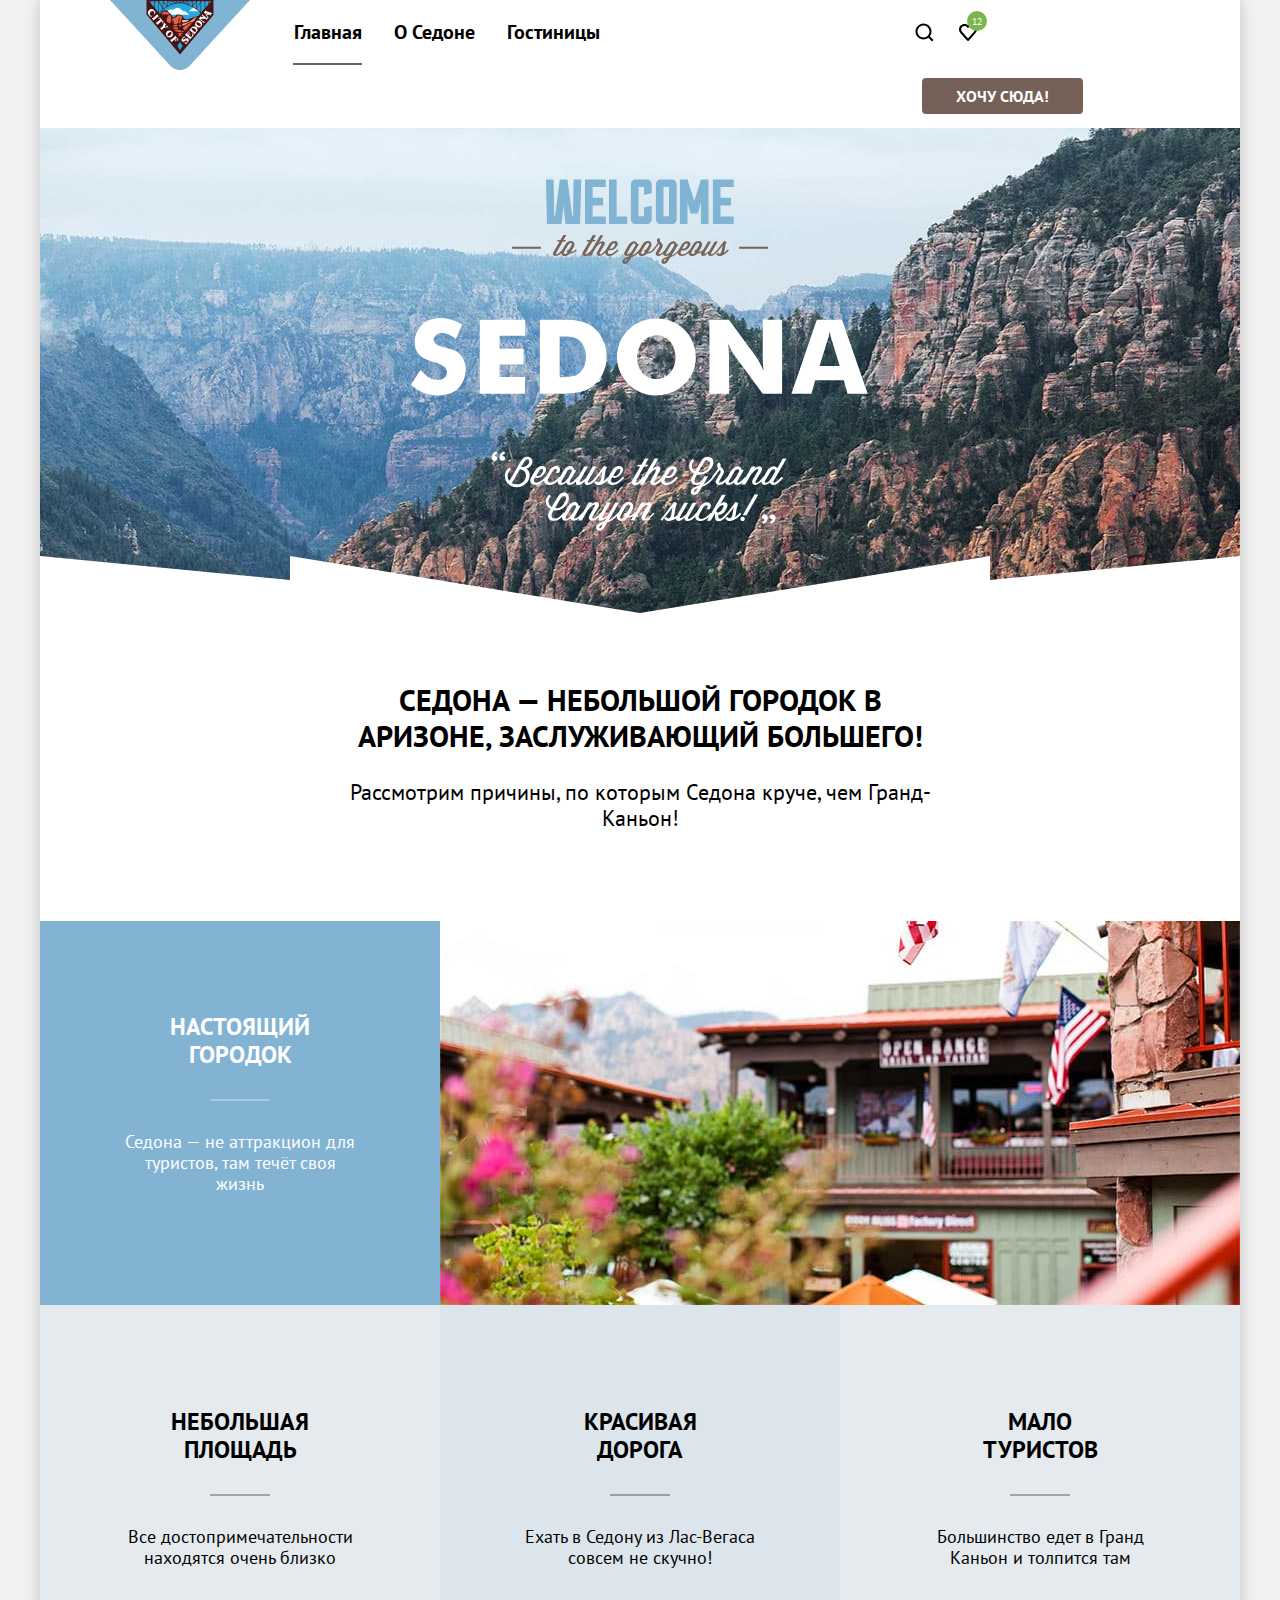
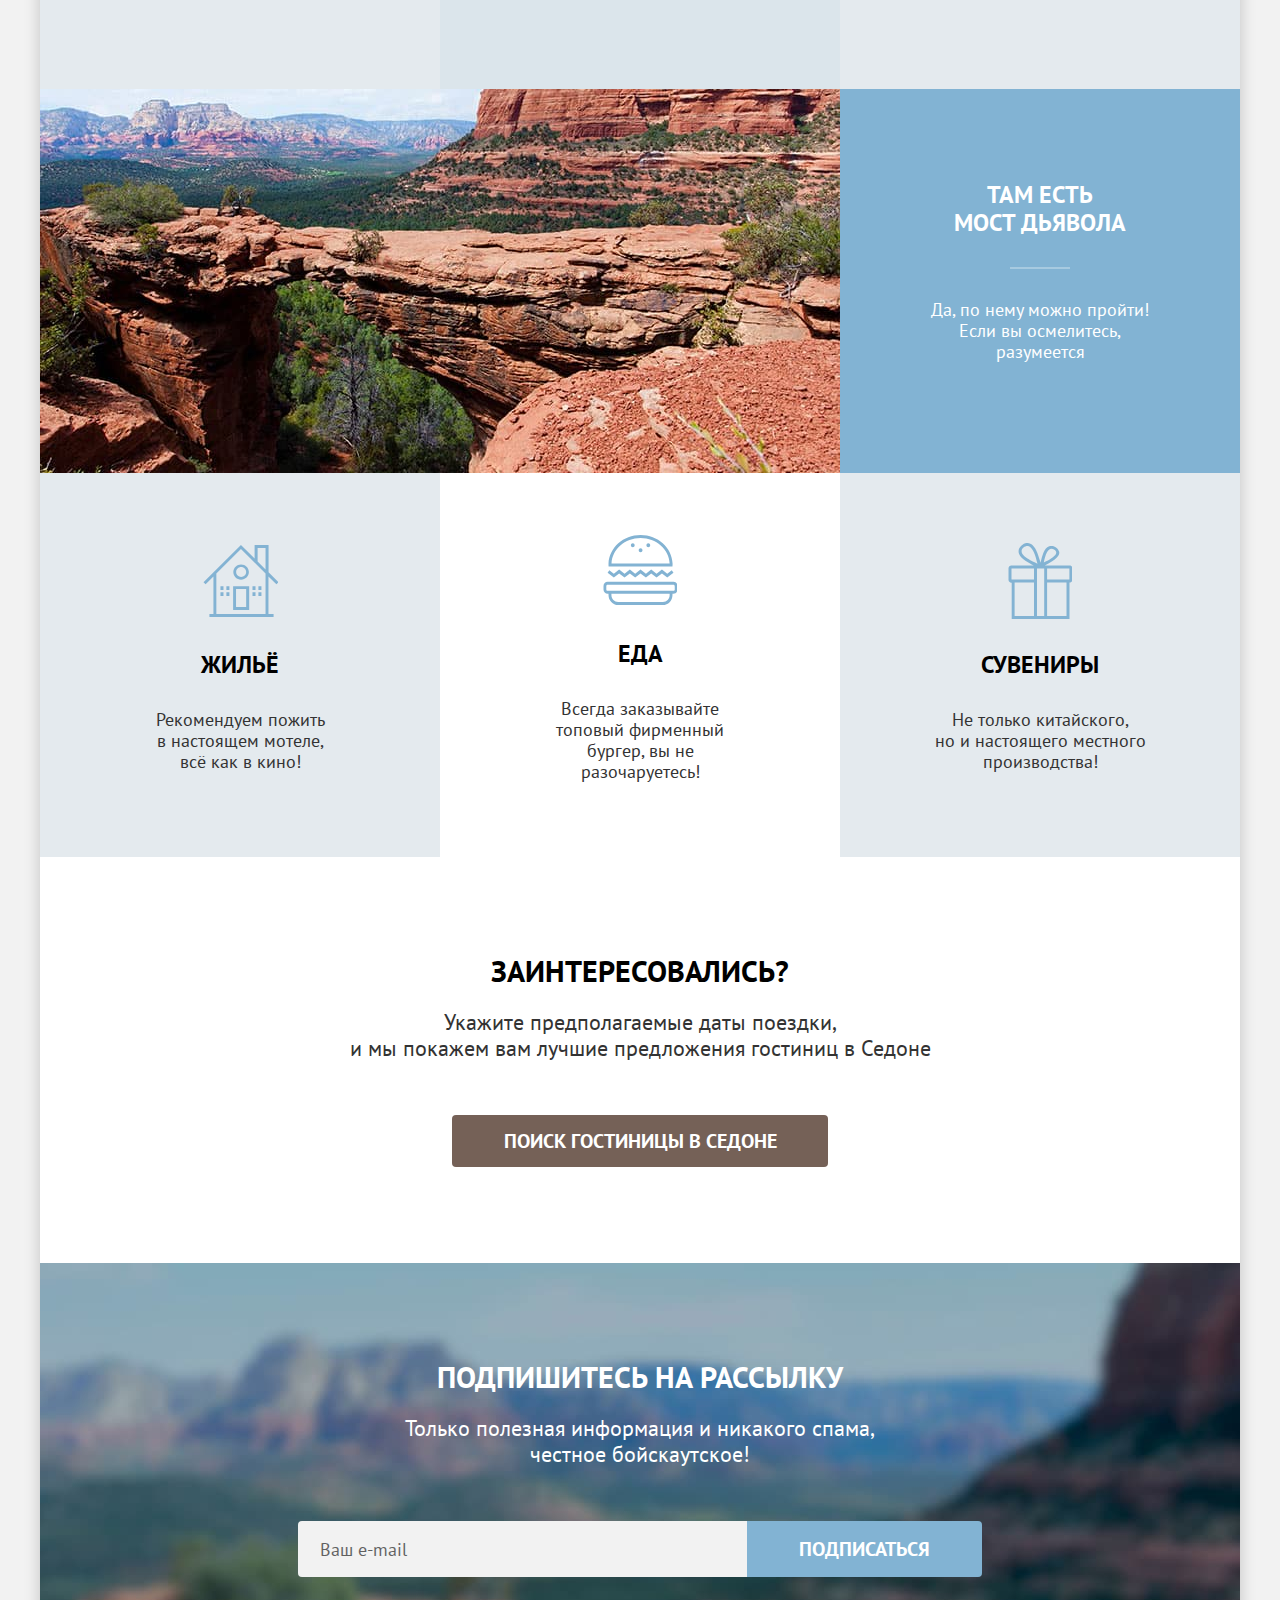
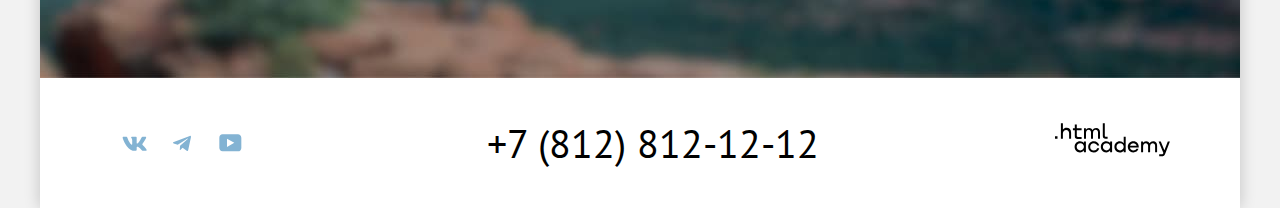
<file: index.html>
<!DOCTYPE html>
<html lang="ru">

  <head>
    <meta charset="utf-8">
    <title>HTML Academy: Седона</title>
    <link rel="icon" type="image/png" sizes="32x32" href="images/favicon.png">
    <link rel="stylesheet" href="styles/styles.css">
  </head>

  <body>
    <div class="container">
      <header class="page-header">
        <nav class="navigation">
          <img class="logo" src="images/logo.svg" width="140" height="70" alt="Логотип Седоны.">
          <ul class="navigation-list navigation-menu">
            <li class="navigation-item">
              <a class="navigation-link navigation-link-current">Главная</a>
            </li>
            <li class="navigation-item">
              <a class="navigation-link" href="#">О Седоне</a>
            </li>
            <li class="navigation-item">
              <a class="navigation-link" href="#">Гостиницы</a>
            </li>
          </ul>
          <ul class="navigation-list navigation-user">
            <li class="navigation-item navigation-item-icons">
              <a class="navigation-link" href="#">
                <svg class="navigation-icon" aria-hidden="true" focusable="false" width="20" height="20"
                  viewBox="0 0 20 20" fill="currentColor" xmlns="http://www.w3.org/2000/svg">
                  <path
                    d="m19.5 18.008-3.7-3.68c1-1.292 1.7-2.983 1.7-4.872 0-4.376-3.6-7.956-8-7.956s-8 3.68-8 8.055c0 4.376 3.6 7.956 8 7.956 1.8 0 3.5-.597 4.9-1.69l3.7 3.679 1.4-1.492Zm-10-2.486c-3.3 0-6-2.685-6-5.967 0-3.282 2.7-5.967 6-5.967s6 2.685 6 5.967c0 3.282-2.7 5.967-6 5.967Z" />
                </svg>
                <span class="visually-hidden">Поиск</span>
              </a>
            </li>
            <li class="navigation-item navigation-item-icons">
              <a class="navigation-link" href="#">
                <svg class="navigation-icon" aria-hidden="true" focusable="false" width="18" height="17"
                  viewBox="0 0 18 17" fill="currentColor" xmlns="http://www.w3.org/2000/svg">
                  <path
                    d="M8.9 17c-.3 0-.6-.1-.8-.4-5.4-6.1-6.7-7.5-7-7.9C.4 7.8 0 6.6 0 5.4 0 2.4 2.4 0 5.5 0 6.8 0 8 .5 9 1.3 10 .5 11.3 0 12.5 0c3 0 5.5 2.4 5.5 5.4 0 1.3-.5 2.5-1.3 3.4l-7 7.9c-.2.2-.4.3-.8.3Zm-6-9.5c.3.4 3.5 4 6.1 6.9l6.2-7c.5-.5.7-1.2.7-2 0-1.8-1.5-3.3-3.3-3.3-1 0-2 .5-2.7 1.3-.3.3-.6.4-.9.4-.3 0-.6-.2-.8-.4-.7-.8-1.7-1.3-2.7-1.3-1.8 0-3.3 1.5-3.3 3.3-.1.9.3 1.6.7 2.1-.1 0-.1 0 0 0Z" />
                </svg>
                <span class="visually-hidden">Добавить в избранное</span>
              </a>
              <span class="visually-hidden">Гостиниц в избранном:</span>
              <span class="navigation-namber">12</span>
            </li>
            <li class="navigation-item">
              <a class="navigation-link-want" href="#part">Хочу сюда!</a>
            </li>
          </ul>
        </nav>
      </header>

      <main class="main-container main-index">
        <section class="hero">
          <h1 class="visually-hidden">Добро пожаловать в великолепную Седону</h1>
        </section>
        <section class="information">
          <h2 class="information-title">Седона — небольшой городок в Аризоне, заслуживающий большего!</h2>
          <p class="information-description">Рассмотрим причины, по которым Седона круче, чем Гранд-Каньон!</p>
        </section>
        <section class="advantages">
          <h2 class="visually-hidden">Преимущества</h2>
          <ul class="advantages-list">
            <li class="advantages-item advantages-item-town">
              <div class="advantages-card advantages-card-foto">
                <h3 class="advantages-title">Настоящий городок</h3>
                <p class="advantages-description">Седона — не аттракцион для туристов, там течёт своя жизнь</p>
              </div>
              <img class="advantages-image" src="images/photo-1.jpg" width="800" height="384" alt="Настоящий городок.">
            </li>
            <li class="advantages-item advantages-item-area advantages-card">
              <h3 class="advantages-title">Небольшая площадь</h3>
              <p class="advantages-description">Все достопримечательности находятся очень близко</p>
            </li>
            <li class="advantages-item advantages-item-road advantages-card">
              <h3 class="advantages-title">Красивая<br>дорога</h3>
              <p class="advantages-description">Ехать в Седону из Лас-Вегаса совсем не скучно!</p>
            </li>
            <li class="advantages-item advantages-item-tourists advantages-card">
              <h3 class="advantages-title">Мало<br>туристов</h3>
              <p class="advantages-description">Большинство едет в Гранд Каньон и толпится там</p>
            </li>
            <li class="advantages-item advantages-item-bridge">
              <div class="advantages-card advantages-card-foto">
                <h3 class="advantages-title">Там есть<br>мост дьявола</h3>
                <p class="advantages-description">Да, по нему можно пройти! Если вы осмелитесь, разумеется</p>
              </div>
              <img class="advantages-image" src="images/photo-2.jpg" width="800" height="384" alt="Мост Дьявола.">
            </li>
          </ul>
          <ul class="services-list">
            <li class="services-item services-item-house">
              <div class="services-picture"></div>
              <h3 class="services-title">Жильё</h3>
              <p class="services-description">Рекомендуем пожить<br>в настоящем мотеле,<br>всё как в кино!</p>
            </li>
            <li class="services-item services-item-food">
              <div class="services-picture"></div>
              <h3 class="services-title">Еда</h3>
              <p class="services-description">Всегда заказывайте<br>топовый фирменный бургер, вы не разочаруетесь!</p>
            </li>
            <li class="services-item services-item-souvenirs">
              <div class="services-picture"></div>
              <h3 class="services-title">Сувениры</h3>
              <p class="services-description">Не только китайского,<br>но и настоящего местного производства!</p>
            </li>
          </ul>
        </section>
        <section class="search" id="part">
          <h2 class="search-title">Заинтересовались?</h2>
          <p class="search-description">Укажите предполагаемые даты поездки,<br>и мы покажем вам лучшие предложения
            гостиниц
            в Седоне</p>
          <button class="button button-brown" type="submit">Поиск гостиницы в Седоне</button>
        </section>
        <section class="subscription">
          <h2 class="subscription-title">Подпишитесь на рассылку</h2>
          <p class="subscription-description">Только полезная информация и никакого спама, честное бойскаутское!</p>
          <form class="subscription-form" action="https://echo.htmlacademy.ru/" method="post">
            <label class="visually-hidden" for="subscription-email">Email</label>
            <input class="field" placeholder="Ваш e-mail" type="email" name="subscription-email" id="subscription-email"
              required>
            <button class="button button-blue" type="submit">Подписаться</button>
          </form>
        </section>
      </main>

      <footer class="page-footer">
        <section class="footer-social">
          <h2 class="visually-hidden">Социальные сети</h2>
          <ul class="footer-social-list">
            <li class="footer-social-item">
              <a class="footer-sociate" href="https://vk.com/htmlacademy">
                <svg class="footer-sociate-icon" aria-hidden="true" focusable="false" width="25" height="15"
                  viewBox="0 0 25 15" fill="currentColor" xmlns="http://www.w3.org/2000/svg">
                  <path fill-rule="evenodd" clip-rule="evenodd"
                    d="M24.116 1.804c.166-.546 0-.948-.795-.948h-2.625c-.668 0-.976.347-1.143.73 0 0-1.335 3.196-3.226 5.272-.612.602-.89.793-1.224.793-.167 0-.418-.19-.418-.738V1.804c0-.656-.184-.948-.74-.948H9.817c-.417 0-.668.304-.668.593 0 .621.946.765 1.043 2.513V7.76c0 .833-.153.984-.487.984-.89 0-3.055-3.21-4.34-6.885-.249-.715-.5-1.003-1.172-1.003H1.566c-.75 0-.9.347-.9.73 0 .682.89 4.07 4.145 8.551 2.17 3.06 5.225 4.72 8.008 4.72 1.67 0 1.875-.369 1.875-1.004V11.54c0-.737.158-.884.687-.884.39 0 1.057.192 2.615 1.667 1.78 1.75 2.073 2.533 3.075 2.533h2.625c.75 0 1.126-.368.91-1.096-.238-.724-1.088-1.775-2.215-3.022-.612-.71-1.53-1.475-1.809-1.858-.389-.49-.278-.71 0-1.147 0 0 3.2-4.426 3.533-5.929h.001Z" />
                </svg>
                <span class="visually-hidden">ВКонтакте</span>
              </a>
            </li>
            <li class="footer-social-item">
              <a class="footer-sociate" href="https://t.me/htmlacademy">
                <svg class="footer-sociate-icon" aria-hidden="true" focusable="false" width="18" height="16"
                  viewBox="0 0 18 16" fill="currentColor" xmlns="http://www.w3.org/2000/svg">
                  <path
                    d="M16.785.956.84 7.104C-.248 7.541-.24 8.148.64 8.42l4.094 1.277 9.472-5.976c.448-.272.857-.126.52.173l-7.673 6.925H7.05l.002.001-.283 4.22c.414 0 .597-.19.829-.414l1.988-1.934 4.136 3.055c.762.42 1.31.205 1.5-.706l2.715-12.795c.278-1.114-.425-1.618-1.153-1.29Z" />
                </svg>
                <span class="visually-hidden">Телеграм</span>
              </a>
            </li>
            <li class="footer-social-item">
              <a class="footer-sociate" href="https://www.youtube.com/user/htmlacademyru">
                <svg class="footer-sociate-icon" aria-hidden="true" focusable="false" width="23" height="18"
                  viewBox="0 0 23 18" fill="currentColor" xmlns="http://www.w3.org/2000/svg">
                  <path
                    d="M18.94.356H3.507C1.647.356.333 1.95.333 3.756V13.85c0 1.913 1.314 3.506 3.174 3.506H19.16c1.642 0 3.174-1.593 3.174-3.4v-10.2c-.219-1.806-1.532-3.4-3.393-3.4ZM7.995 12.894V4.819l7.333 4.037-7.333 4.038Z" />
                </svg>
                <span class="visually-hidden">Ютуб</span>
              </a>
            </li>
          </ul>
        </section>
        <div class="footer-contact">
          <h2 class="visually-hidden">Контакт</h2>
          <a class="footer-contact-phone" href="tel:+78128121212">+7 (812) 812-12-12</a>
        </div>
        <div class="footer-logo">
          <h2 class="visually-hidden">Логотип Академии</h2>
          <a href="https://htmlacademy.ru/">
            <svg aria-hidden="true" focusable="false" width="115" height="34" viewBox="0 0 115 34" fill="currentColor"
              xmlns="http://www.w3.org/2000/svg">
              <path
                d="M0 13.256v2.6h2.5v-2.6H0ZM11.6 4.856c-1.6 0-2.8.7-3.6 1.7h-.1v-6.2h-2v15.5h2v-5.3c0-2.1 1.3-3.6 3.3-3.6 1.8 0 2.9 1.4 2.9 3.2v5.7h2v-6.1c.1-3-1.8-4.9-4.5-4.9ZM26.6 5.156h-4.8v-3.7h-2v3.8h-1.9v2h1.9v6c0 1.7 1 2.7 2.7 2.7h4.1v-2h-3.7c-.7 0-1.1-.4-1.1-1.1v-5.7h4.8v-2ZM41.1 4.956c-1.6 0-2.9.8-3.5 2.1h-.1c-.6-1.2-1.8-2.1-3.4-2.1-1.4 0-2.5.8-3.1 1.8h-.1v-1.6H29v10.6h2v-5.4c0-2 1-3.5 2.6-3.5 1.5 0 2.4 1 2.4 2.6v6.3h2v-5.6c0-2.4 1.4-3.3 2.6-3.3 1.5 0 2.4 1 2.4 2.6v6.3h2v-6.5c.1-2.5-1.4-4.3-3.9-4.3ZM47.8 13.056c0 1.7 1 2.7 2.8 2.7h2v-2h-1.7c-.7 0-1.1-.4-1.1-1.1V.356h-2v12.7ZM28.9 20.056c-.9-1.1-2.2-1.8-3.9-1.8-3.1 0-5.4 2.3-5.4 5.6s2.3 5.6 5.4 5.6c1.8 0 3-.8 3.8-1.9h.1v1.6h2v-10.6h-2v1.5Zm-3.6 7.4c-2.2 0-3.6-1.6-3.6-3.6s1.4-3.6 3.6-3.6 3.6 1.6 3.6 3.6c0 1.9-1.4 3.6-3.6 3.6ZM44.2 22.356c-.5-2.4-2.6-4.1-5.4-4.1-3.4 0-5.6 2.5-5.6 5.6 0 3.1 2.2 5.6 5.6 5.6 2.8 0 4.9-1.8 5.4-4.2h-2.1c-.4 1.3-1.7 2.3-3.3 2.3-2.2 0-3.6-1.6-3.6-3.6s1.4-3.6 3.6-3.6c1.6 0 2.8 1 3.3 2.2h2.1v-.2ZM55.1 20.056c-.9-1.1-2.2-1.8-3.9-1.8-3.1 0-5.4 2.3-5.4 5.6s2.3 5.6 5.4 5.6c1.8 0 3-.8 3.8-1.9h.1v1.6h2v-10.6h-2v1.5Zm-3.6 7.4c-2.2 0-3.6-1.6-3.6-3.6s1.4-3.6 3.6-3.6 3.6 1.6 3.6 3.6c0 1.9-1.5 3.6-3.6 3.6ZM68.7 20.156c-.9-1.1-2.2-1.9-3.9-1.9-3.1 0-5.4 2.3-5.4 5.6s2.2 5.6 5.4 5.6c1.7 0 3-.8 3.8-1.8h.1v1.5h2v-15.4h-2v6.4Zm-3.6 7.3c-2.2 0-3.6-1.6-3.6-3.6s1.4-3.6 3.6-3.6 3.6 1.6 3.6 3.6c-.1 2-1.5 3.6-3.6 3.6ZM78.3 18.256c-3.3 0-5.5 2.5-5.5 5.6 0 3 2.1 5.6 5.5 5.6 2.5 0 4.5-1.3 5.2-3.6h-2.1c-.5 1-1.6 1.6-3 1.6-1.9 0-3.3-1.3-3.4-2.9h8.8c.2-3.6-2-6.3-5.5-6.3Zm0 1.9c1.7 0 3 1 3.3 2.6h-6.5c.3-1.5 1.5-2.6 3.2-2.6ZM98.2 18.256c-1.6 0-2.9.8-3.6 2h-.1c-.6-1.2-1.8-2-3.4-2-1.4 0-2.5.7-3.1 1.8v-1.5h-1.9v10.6h2v-5.4c0-2 1-3.4 2.6-3.5 1.5 0 2.4 1 2.4 2.6v6.3h2v-5.6c0-2.4 1.4-3.3 2.6-3.3 1.5 0 2.4 1 2.4 2.6v6.3h2v-6.5c.1-2.6-1.4-4.4-3.9-4.4ZM109.4 27.356l-3.6-8.9h-2.2l4.8 11.6c-.3.9-.7 1.2-1.7 1.2h-2.5v2h2.5c1.8 0 2.8-.8 3.5-2.6l4.7-12.2h-2.1l-3.4 8.9Z" />
            </svg>
          </a>
        </div>
      </footer>

      <div class="modal-container modal-container-close">
        <div class="modal-search">
          <button class="modal-close-button" type="button">
            <span class="visually-hidden">Закрыть</span>
          </button>
          <section class="modal-content">
            <h2 class="modal-title">Поиск гостиницы в Седоне</h2>
            <form class="search-form" action="https://echo.htmlacademy.ru/" method="post">
              <div class="field-group form-data">
                <label class="search-form-label" for="data-arrival">Дата Заезда:</label>
                <input class="search-form-field field-data field-data-arrival" value="27 апреля 2020" type="text"
                  name="data-arrival" id="data-arrival" required>
                <svg class="calendar" aria-hidden="true" focusable="false" xmlns="http://www.w3.org/2000/svg" width="16"
                  height="15" fill="none" viewBox="0 0 16 15">
                  <path fill="#000" d="M5.75 10c.3 0 .5-.2.5-.5s-.2-.5-.5-.5-.5.2-.5.5.2.5.5.5Z" />
                  <path fill="#000"
                    d="M15 2h-2V0h-1v2H4V0H3v2H1c-.6 0-1 .4-1 1v11c0 .5.4 1 1 1h14c.5 0 1-.5 1-1V3c0-.6-.5-1-1-1Zm0 12H1V7h14v7ZM1 6V3h2v2h1V3h8v2h1V3h2v3H1Z" />
                  <path fill="#000"
                    d="M8 10c.3 0 .5-.2.5-.5S8.3 9 8 9s-.5.2-.5.5.2.5.5.5Zm2.25 0c.3 0 .5-.2.5-.5s-.2-.5-.5-.5-.5.2-.5.5.2.5.5.5Zm-4.5 1c-.3 0-.5.2-.5.5s.2.5.5.5.5-.2.5-.5-.2-.5-.5-.5ZM3.5 10c.3 0 .5-.2.5-.5S3.8 9 3.5 9s-.5.2-.5.5.2.5.5.5Zm0 1c-.3 0-.5.2-.5.5s.2.5.5.5.5-.2.5-.5-.2-.5-.5-.5ZM8 11c-.3 0-.5.2-.5.5s.2.5.5.5.5-.2.5-.5-.2-.5-.5-.5Zm2.25 0c-.3 0-.5.2-.5.5s.2.5.5.5.5-.2.5-.5-.2-.5-.5-.5Zm2.25-1c.3 0 .5-.2.5-.5s-.2-.5-.5-.5-.5.2-.5.5.2.5.5.5Zm0 1c-.3 0-.5.2-.5.5s.2.5.5.5.5-.2.5-.5-.2-.5-.5-.5Z" />
                </svg>
                <span class="visually-hidden">Выбор даты заезда</span>
              </div>
              <span class="data-info-off">Мы не можем отправить вас в прошлое.</span>
              <div class="field-group form-data">
                <label class="search-form-label" for="data-exit">Дата Выезда:</label>
                <input class="search-form-field field-data field-data-exit" value="1 сентября 2023" type="text"
                  name="data-exit" id="data-exit" required>
                <svg class="calendar-off" aria-hidden="true" focusable="false" xmlns="http://www.w3.org/2000/svg"
                  width="16" height="15" fill="none" viewBox="0 0 16 15">
                  <path fill="#000" d="M5.75 10c.3 0 .5-.2.5-.5s-.2-.5-.5-.5-.5.2-.5.5.2.5.5.5Z" />
                  <path fill="#000"
                    d="M15 2h-2V0h-1v2H4V0H3v2H1c-.6 0-1 .4-1 1v11c0 .5.4 1 1 1h14c.5 0 1-.5 1-1V3c0-.6-.5-1-1-1Zm0 12H1V7h14v7ZM1 6V3h2v2h1V3h8v2h1V3h2v3H1Z" />
                  <path fill="#000"
                    d="M8 10c.3 0 .5-.2.5-.5S8.3 9 8 9s-.5.2-.5.5.2.5.5.5Zm2.25 0c.3 0 .5-.2.5-.5s-.2-.5-.5-.5-.5.2-.5.5.2.5.5.5Zm-4.5 1c-.3 0-.5.2-.5.5s.2.5.5.5.5-.2.5-.5-.2-.5-.5-.5ZM3.5 10c.3 0 .5-.2.5-.5S3.8 9 3.5 9s-.5.2-.5.5.2.5.5.5Zm0 1c-.3 0-.5.2-.5.5s.2.5.5.5.5-.2.5-.5-.2-.5-.5-.5ZM8 11c-.3 0-.5.2-.5.5s.2.5.5.5.5-.2.5-.5-.2-.5-.5-.5Zm2.25 0c-.3 0-.5.2-.5.5s.2.5.5.5.5-.2.5-.5-.2-.5-.5-.5Zm2.25-1c.3 0 .5-.2.5-.5s-.2-.5-.5-.5-.5.2-.5.5.2.5.5.5Zm0 1c-.3 0-.5.2-.5.5s.2.5.5.5.5-.2.5-.5-.2-.5-.5-.5Z" />
                </svg>
                <span class="visually-hidden">Выбор даты заезда</span>
              </div>
              <span class="data-info">На эти даты есть свободные номера. Пока есть.</span>
              <div class="field-group">
                <label class="search-form-label form-adults" for="search-adults">Взрослые:</label>
                <div class="field-group-wrapper">
                  <button class="button-minus" type="button">
                    <svg class="minus-image" aria-hidden="true" focusable="false" xmlns="http://www.w3.org/2000/svg"
                      width="14" height="2" fill="currentColor" viewBox="0 0 14 2">
                      <path d="M0 0v2h14V0H0Z" />
                    </svg>
                    <span class="visually-hidden">Кнопка меньше</span>
                  </button>
                  <input class="search-form-field field-amount" value="2" type="number" min="0" max="99"
                    name="search-adults" id="search-adults" required>
                  <button class="button-plus" type="button">
                    <svg class="plus-image" aria-hidden="true" focusable="false" xmlns="http://www.w3.org/2000/svg"
                      width="14" height="14" fill="currentColor" viewBox="0 0 14 14">
                      <path d="M14 6H8V0H6v6H0v2h6v6h2V8h6V6Z" />
                    </svg>
                    <span class="visually-hidden">Кнопка больше</span>
                  </button>
                </div>
              </div>
              <div class="field-group">
                <span class="search-form-label">
                  <label class="search-form-label form-children" for="search-children">Дети:</label>
                </span>
                <div class="field-group-wrapper">
                  <span class="tooltip">
                    <button class="tooltip-toggle" type="button">
                      <svg class="tooltip-icon" aria-hidden="true" focusable="false" xmlns="http://www.w3.org/2000/svg"
                        width="2" height="12" fill="currentColor" viewBox="0 0 2 12">
                        <path fill-rule="evenodd" d="M0 0h2v2H0V0Zm2 12H0V3h2v9Z" clip-rule="evenodd" />
                      </svg>
                    </button>
                    <span class="tooltip-text">Укажите количество детей, которые будут с вами, возраст которых от 6 до
                      18 лет. Дети до 6 лет размещаются бесплатно.</span>
                  </span>
                  <button class="button-minus" type="button">
                    <svg class="minus-image" aria-hidden="true" focusable="false" xmlns="http://www.w3.org/2000/svg"
                      width="14" height="2" fill="currentColor" viewBox="0 0 14 2">
                      <path d="M0 0v2h14V0H0Z" />
                    </svg>
                    <span class="visually-hidden">Кнопка меньше</span>
                  </button>
                  <input class="search-form-field field-amount" value="2" type="number" min="0" max="99"
                    name="search-children" id="search-children" required>
                  <button class="button-plus" type="button">
                    <svg class="plus-image" aria-hidden="true" focusable="false" xmlns="http://www.w3.org/2000/svg"
                      width="14" height="14" fill="currentColor" viewBox="0 0 14 14">
                      <path d="M14 6H8V0H6v6H0v2h6v6h2V8h6V6Z" />
                    </svg>
                    <span class="visually-hidden">Кнопка больше</span>
                  </button>
                </div>
              </div>
              <button class="search-form-button" type="submit">Найти</button>
            </form>
          </section>
        </div>
      </div>
    </div>
  </body>

</html>
</file>
<file: styles/styles.css>
@font-face {
  font-family: "PT Sans";
  font-style: normal;
  font-weight: 400;
  src: url("../fonts/ptsans-400.woff2") format("woff2");
  font-display: swap;
}

@font-face {
  font-family: "PT Sans";
  font-style: normal;
  font-weight: 700;
  src: url("../fonts/ptsans-700.woff2") format("woff2");
  font-display: swap;
}

html {
  height: 100%;
}

body {
  margin: 0;
  display: flex;
  flex-direction: column;
  min-height: 100%;
  font-family: "PT Sans", sans-serif;
  font-size: 18px;
  line-height: 21px;
  color: #000000;
  background-color: #f2f2f2;
  min-width: 1280px;
}

.visually-hidden {
  position: absolute;
  width: 1px;
  height: 1px;
  margin: -1px;
  padding: 0;
  border: none;
  clip: rect(0 0 0 0);
  overflow: hidden;
}

.container {
  width: 1200px;
  margin: 0 auto;
  display: flex;
  flex-direction: column;
  flex-grow: 1;
  box-shadow: 0 0 15px rgba(0, 0, 0, 0.2);
}

.page-header {
  width: 1200px;
  margin: 0 auto;
  color: #000000;
  background-color: #ffffff;
  position: relative;
}

.logo {
  margin-left: 70px;
  margin-right: 44px;
  position: absolute;
  z-index: 1;
}

.navigation {
  display: flex;
  width: 1200px;
  margin: 0 auto;
}

.navigation-list {
  width: 450px;
  margin: 0;
  padding: 0;
  list-style-type: none;
  display: flex;
  flex-wrap: wrap;
}

.navigation-menu {
  padding-left: 254px;
}

.navigation-user .navigation-link {
  padding: 23px 13px;
}

.navigation-user {
  width: 268px;
  margin-left: auto;
  padding-right: 70px;
}

.navigation-link {
  padding: 20px 16px;
  display: block;
  font-family: "PT Sans", sans-serif;
  font-size: 20px;
  line-height: 24px;
  font-weight: 700;
  color: #000000;
  text-align: center;
  text-decoration: none;
  position: relative;
}

.navigation-link-current {
  padding-left: 0;
}

.navigation-link:hover {
  color: #83b3d3;
}

.navigation-link:focus-visible {
  outline: 2px solid #82b3d3;
}

.navigation-link:active {
  color: #bfd1dd;
}

.navigation-link-current::before {
  position: absolute;
  right: 16px;
  left: -1px;
  bottom: -1px;
  height: 2px;
  background-color: #756257;
  content: "";
}

.navigation-link-want {
  font-family: "PT Sans", sans-serif;
  font-size: 16px;
  line-height: 20px;
  font-weight: 700;
  color: #ffffff;
  background-color: #756157;
  border: none;
  text-align: center;
  text-decoration: none;
  text-transform: uppercase;
  display: block;
  margin: 14px 0;
  margin-left: 20px;
  padding: 8px 34px;
  border-radius: 4px;
}

.navigation-link-want:hover {
  background-color: #615048;
}

.navigation-link-want:focus {
  outline: 2px solid #82b3d3;
  background-color: #615048;
}

.navigation-link-want:active {
  background-color: #756157;
  color: rgba(255, 255, 255, 0.3);
}

.navigation-item-icons a {
  min-height: 64px;
  box-sizing: border-box;
}

.navigation-item-icons {
  min-width: 44px;
  min-height: 64px;
  position: relative;
}

.navigation-icon {
  position: absolute;
  right: 0;
  bottom: 0;
  left: 0;
  top: 0;
  margin: auto;
}

.navigation-icon:hover {
  color: #83b3d3;
}

.navigation-icon:focus {
  outline: 2px solid #82b3d3;
}

.navigation-icon:active {
  color: #bfd1dd;
}

.navigation-namber {
  color: #ffffff;
  width: 20px;
  height: 20px;
  font-size: 10px;
  text-align: center;
  background-color: #7db54f;
  border-radius: 10px;
  position: absolute;
  top: 11px;
  right: 3px;
}

.main-index {
  text-align: center;
  flex-grow: 1;
}

.page-container {
  width: 1200px;
  margin: 0 auto;
}

.hero {
  width: 1200px;
  min-height: 485px;
  margin: 0 auto;
  background-image: url("../images/divider.svg"), url("../images/index-background.jpg");
  background-position: center bottom, center;
  background-repeat: no-repeat, no-repeat;
  display: flex;
  flex-direction: column;
  justify-content: center;
  position: relative;
}

.hero::before {
  content: "";
  background-image: url("../images/welcome.svg");
  width: 458px;
  height: 352px;
  position: absolute;
  top: 51px;
  left: 371px;
}

.information {
  text-align: center;
  background-color: #ffffff;
  display: flex;
  flex-direction: column;
  justify-content: center;
  min-height: 282px;
}

.information-title {
  font-size: 30px;
  line-height: 36px;
  font-weight: 700;
  text-transform: uppercase;
  width: 620px;
  min-height: 72px;
  margin: 69px 290px 25px 290px;
}

.information-description {
  font-size: 22px;
  line-height: 26px;
  font-weight: 400;
  width: 651px;
  min-height: 26px;
  margin: 0 274px 90px 275px;
}

.advantages-list {
  list-style-type: none;
  margin: 0;
  padding: 0;
  display: grid;
  grid-template-columns: repeat(3, 400px);
}

.advantages-card {
  box-sizing: border-box;
  width: 400px;
  min-height: 384px;
  display: flex;
  flex-direction: column;
  justify-content: center;
  padding: 102px 85px 121px 85px;
}

.advantages-item {
  display: flex;
}

.advantages-title {
  margin: 0;
  margin-bottom: 62px;
  font-size: 24px;
  line-height: 28px;
  font-weight: 700;
  text-transform: uppercase;
  position: relative;
}

.advantages-card .advantages-title::before {
  content: "";
  position: absolute;
  width: 60px;
  height: 2px;
  background-color: rgba(0, 0, 0, 0.3);
  bottom: -32px;
  left: 50%;
  margin-left: -30px;
}

.advantages-card-foto {
  padding: 92px 85px 111px 85px;
}

.advantages-card-foto .advantages-title::before {
  background-color: rgba(255, 255, 255, 0.3);
}

.advantages-item-town,
.advantages-item-bridge {
  color: #ffffff;
  background-color: #82b3d3;
  grid-column: 1 / -1;
}

.advantages-item-area,
.advantages-item-road,
.advantages-item-tourists {
  color: #000000;
}

.advantages-item-area,
.advantages-item-tourists {
  background-color: rgba(131, 179, 211, 0.12);
}

.advantages-item-road {
  background-color: rgba(131, 179, 211, 0.2);
}

.advantages-description {
  margin: 0;
  font-size: 18px;
  line-height: 21px;
  font-weight: 400;
}

.advantages-item-bridge .advantages-image {
  order: -1;
}

.services-list {
  text-align: center;
  display: flex;
  flex-wrap: wrap;
  justify-content: center;
  list-style-type: none;
  margin: 0;
  padding: 0;
}

.services-item {
  width: 400px;
  min-height: 384px;
  display: flex;
  flex-wrap: nowrap;
  flex-direction: column;
  justify-content: center;
}

.services-picture {
  margin: 0 auto;
  padding-top: 80px;
  box-sizing: border-box;
  background-repeat: no-repeat;
  background-position: center;
}

.services-item-house .services-picture {
  background-image: url("../images/advantage-home.svg");
  width: 75px;
  height: 72px;
}

.services-item-food .services-picture {
  background-image: url("../images/advantage-eat.svg");
  width: 74px;
  height: 70px;
}

.services-item-souvenirs .services-picture {
  background-image: url("../images/advantage-souvenirs.svg");
  min-width: 64px;
  min-height: 76px;
}

.services-title {
  font-size: 24px;
  line-height: 28px;
  font-weight: 700;
  color: #000000;
  text-align: center;
  text-transform: uppercase;
  margin-top: 30px;
  margin-bottom: 0;
}

.services-description {
  font-size: 18px;
  line-height: 21px;
  font-weight: 400;
  color: #333333;
  margin-top: 30px;
  padding: 0 85px;
}

.services-item-house {
  background-color: rgba(131, 179, 211, 0.12);
}

.services-item-food {
  background-color: #ffffff;
}

.services-item-souvenirs {
  background-color: rgba(131, 179, 211, 0.12);
}

.search {
  text-align: center;
  background-color: #ffffff;
  min-height: 406px;
  display: flex;
  flex-direction: column;
  justify-content: center;
  padding: 96px 0;
  box-sizing: border-box;
}

.search-title {
  font-size: 30px;
  line-height: 36px;
  font-weight: 700;
  text-transform: uppercase;
  color: #000000;
  margin: 0 auto;
  margin-bottom: 20px;
}

.search-description {
  font-size: 22px;
  line-height: 26px;
  font-weight: 400;
  color: #333333;
  margin: 0 auto;
  margin-bottom: 54px;
  width: 592px;
}

.button {
  font-family: "PT Sans", sans-serif;
  font-size: 20px;
  line-height: 36px;
  font-weight: 700;
  text-align: center;
  color: #ffffff;
  text-transform: uppercase;
  padding: 8px 50px;
  border: none;
  cursor: pointer;
  display: inline-block;
}

.button-brown {
  background-color: #756157;
  width: 376px;
  border-radius: 4px;
  margin: 0 auto;
}

.button-brown:hover {
  background-color: #615048;
}

.button-brown:focus {
  outline: 2px solid #82b3d3;
  background-color: #615048;
}

.button-brown:active {
  background-color: #756157;
  color: rgba(255, 255, 255, 0.3);
}

.subscription {
  background-image: url("../images/subscribe.jpg");
  background-size: 100% auto;
  background-repeat: no-repeat;
  color: #ffffff;
  text-align: center;
  display: flex;
  flex-direction: column;
  justify-content: center;
  min-height: 415px;
}

.subscription-title {
  text-transform: uppercase;
  font-size: 30px;
  line-height: 36px;
  font-weight: 700;
  margin: 0 auto;
  margin-bottom: 20px;
}

.subscription-description {
  font-size: 22px;
  line-height: 26px;
  width: 475px;
  margin: 0 auto;
  margin-bottom: 54px;
}

.field {
  margin: 0;
  font: inherit;
  font-weight: 400;
  padding: 14px 20px;
  background-color: #f2f2f2;
  border-radius: 4px 0 0 4px;
  border: 2px solid transparent;
  flex-grow: 1;
}

.field:hover {
  background-color: #e6e6e6;
}

.field:focus {
  background-color: #e6e6e6;
  border-color: #82b3d3;
}

.field:disabled,
.field:disabled:hover {
  background-color: #a9afb3;
}

.field:invalid {
  box-shadow: none;
}

.field:focus:invalid {
  border-color: #ea5454;
}

.field::placeholder {
  color: #000000;
  opacity: 0.6;
}

.subscription-form {
  display: flex;
  justify-content: center;
  width: 684px;
  margin: 0 auto;
  margin-bottom: 5px;
}

.button-blue {
  background-color: #82b3d3;
  border-radius: 0 4px 4px 0;
  border: 2px solid transparent;
}

.button-blue:hover {
  background-color: #68a2ca;
}

.button-blue:focus {
  border-color: #82b3d3;
  background-color: #68a2ca;
}

.button-blue:active {
  background-color: #82b3d3;
  color: rgba(255, 255, 255, 0.3);
}

.page-footer {
  background-color: #ffffff;
  display: flex;
  justify-content: space-between;
  padding: 45px 0;
}

.footer-social {
  width: 350px;
  padding-left: 70px;
}

.footer-social-list {
  margin: 0;
  padding: 0;
  list-style-type: none;
  display: flex;
  flex-wrap: wrap;
}

.footer-social-item {
  width: 48px;
  height: 40px;
  position: relative;
}

.footer-social-item a {
  width: 48px;
  height: 40px;
  display: block;
}

.footer-sociate-icon {
  position: absolute;
  top: 0;
  right: 0;
  bottom: 0;
  left: 0;
  margin: auto;
  color: #83b3d3;
}

.footer-sociate:hover .footer-sociate-icon {
  color: #68a2ca;
}

.footer-sociate:focus-visible .footer-sociate-icon {
  color: #68a2ca;
}

.footer-sociate:active .footer-sociate-icon {
  color: rgba(104, 162, 202, 0.3);
}

.footer-contact {
  width: 340px;
  margin-left: 30px;
}

.footer-contact-phone {
  font-family: "PT Sans", sans-serif;
  font-size: 40px;
  line-height: 40px;
  font-weight: 400;
  text-align: center;
  color: #000000;
  text-decoration: none;
}

.footer-contact-phone:hover {
  color: #756157;
}

.footer-contact-phone:focus {
  color: #756157;
  outline: 2px solid #82b3d3;
}

.footer-contact-phone:active {
  color: rgba(117, 97, 87, 0.3);
}

.footer-logo {
  width: 350px;
  padding-right: 70px;
}

.footer-logo a {
  display: block;
  width: 115px;
  margin-left: auto;
  color: #000000;
}

.footer-logo a:hover {
  color: #756157;
}

.footer-logo a:focus {
  color: #756157;
  outline: 2px solid #82b3d3;
}

.footer-logo a:active {
  color: rgba(117, 97, 87, 0.3);
}

.modal-container {
  position: fixed;
  top: 0;
  left: 0;
  display: flex;
  width: 100%;
  height: 100%;
  background-color: rgba(242, 242, 242, 0.8);
}

.modal-container-close {
  display: none;
}

.modal-search {
  width: 717px;
  border-radius: 30px;
  position: relative;
  margin: auto;
  padding: 64px 70px;
  background-color: #ffffff;
  box-sizing: border-box;
}

.modal-close-button {
  position: absolute;
  padding: 0;
  top: 64px;
  right: 52px;
  width: 52px;
  height: 52px;
  background-color: #f2f2f2;
  border: none;
  border-radius: 50%;
  background-image: url("../images/close.svg");
  background-repeat: no-repeat;
  background-position: center;
  cursor: pointer;
}

.modal-close-button:hover {
  background-color: #e6e6e6;
}

.modal-close-button:focus {
  background-color: #e6e6e6;
  outline: 3px solid #83b3d3;
}

.modal-title {
  margin: 0;
  padding-bottom: 64px;
  font-family: "PT Sans", sans-serif;
  font-size: 30px;
  line-height: 36px;
  font-weight: 700;
  color: #000000;
  text-transform: uppercase;
}

.search-form {
  display: flex;
  flex-wrap: wrap;
  justify-content: space-between;
  gap: 48px;
}

.field-group {
  margin: 0;
  display: flex;
  align-items: center;
}

.field-group-wrapper {
  display: flex;
  background-color: #f2f2f2;
  width: 111px;
  position: relative;
}

.form-adults {
  margin-right: 46px;
}

.form-children {
  margin-right: 82px;
}

.search-form-label {
  font-family: "PT Sans", sans-serif;
  font-size: 20px;
  line-height: 24px;
  font-weight: 700;
  color: #000000;
}

.search-form-field {
  font: inherit;
  font-weight: 700;
  padding: 12px 20px;
  background-color: #f2f2f2;
  color: #000000;
  border-radius: 4px;
  border: none;
}

.field-data {
  width: 400px;
}

.field-data-arrival {
  margin-left: 24px;
}

.field-data-exit {
  margin-left: 18px;
}

.field-amount {
  width: 31px;
  height: 48px;
  padding: 14px 0;
  margin: 0 3px;
  box-sizing: border-box;
  text-align: center;
}

.field-amount::-webkit-outer-spin-button,
.field-amount::-webkit-inner-spin-button {
  -webkit-appearance: none;
  appearance: none;
  margin: 0;
}

.field-amount[type='number'] {
  -moz-appearance: textfield;
}

.button-minus,
.button-plus {
  width: 40px;
  height: 48px;
  border: none;
  padding: 0;
  cursor: pointer;
}

.button-minus:hover,
.button-plus:hover {
  background-color: rgba(230, 230, 230, 1);
}

.button-minus:focus-visible,
.button-plus:focus-visible {
  outline: 3px solid #83b3d3;
}

.minus-image {
  color: rgba(117, 97, 87, 0.3);
  padding: 23px 13px;
}

.plus-image {
  color: rgba(117, 97, 87, 0.3);
  padding: 17px 12px;
}

.button-minus:hover .minus-image {
  color: #000000;
}

.button-plus:hover .plus-image {
  color: #000000;
}

.button-minus:focus .minus-image {
  color: #000000;
}

.button-plus:focus .plus-image {
  color: #000000;
}

.calendar {
  border: none;
  position: absolute;
  top: 180px;
  left: 611px;
  cursor: pointer;
}

.calendar-off {
  border: none;
  position: absolute;
  top: 278px;
  left: 611px;
  cursor: pointer;
}

.data-info-off {
  color: #ff5757;
  font-weight: 400;
  font-size: 16px;
  line-height: 21px;
  position: absolute;
  top: 217px;
  left: 228px;
}

.data-info {
  color: #333333;
  font-weight: 400;
  font-size: 16px;
  line-height: 21px;
  position: absolute;
  top: 316px;
  left: 228px;
}

.tooltip {
  width: 26px;
  height: 26px;
  position: absolute;
  top: 12px;
  left: -72px;
}

.tooltip-toggle {
  border: none;
  background-color: transparent;
  padding: 0;
  margin: 0;
  display: block;
  cursor: pointer;
}

.tooltip-toggle:hover,
.tooltip-toggle:focus-visible {
  opacity: 0.5;
}

.tooltip-icon {
  border-radius: 50%;
  display: block;
  color: #ffffff;
  background-color: #83b3d3;
  width: 2px;
  height: 12px;
  padding: 7px 12px;
}

.tooltip-text {
  font-weight: 400;
  font-size: 16px;
  line-height: 20px;
  background-color: #333333;
  border-radius: 10px;
  color: #ffffff;
  padding: 15px 18px 18px 22px;
  box-shadow: 0 15px 30px rgba(0, 0, 0, 0.3);
  width: 256px;
  box-sizing: border-box;
  position: absolute;
  right: -115px;
  top: 45px;
  z-index: 1;
  display: none;
}

.tooltip-toggle:hover + .tooltip-text,
.tooltip-toggle:focus-visible + .tooltip-text {
  display: block;
}

.tooltip-text::before {
  content: "";
  background-image: url("../images/tooltip-decor.svg");
  width: 19px;
  height: 9px;
  position: absolute;
  left: 50%;
  transform: translateX(-50%);
  top: -9px;
}

.search-form-button {
  background-color: #83b3d3;
  border-radius: 10px;
  font-family: "PT Sans", sans-serif;
  font-size: 20px;
  line-height: 24px;
  font-weight: 700;
  text-align: center;
  color: #ffffff;
  text-transform: uppercase;
  padding: 18px 20px;
  width: 100%;
  border: none;
  cursor: pointer;
}

.search-form-button:hover {
  background-color: #68a2ca;
}

.search-form-button:focus {
  outline: 2px solid #82b3d3;
  background-color: #68a2ca;
}

.search-form-button:active {
  background-color: #82b3d3;
  color: rgba(255, 255, 255, 0.3);
}
</file>
